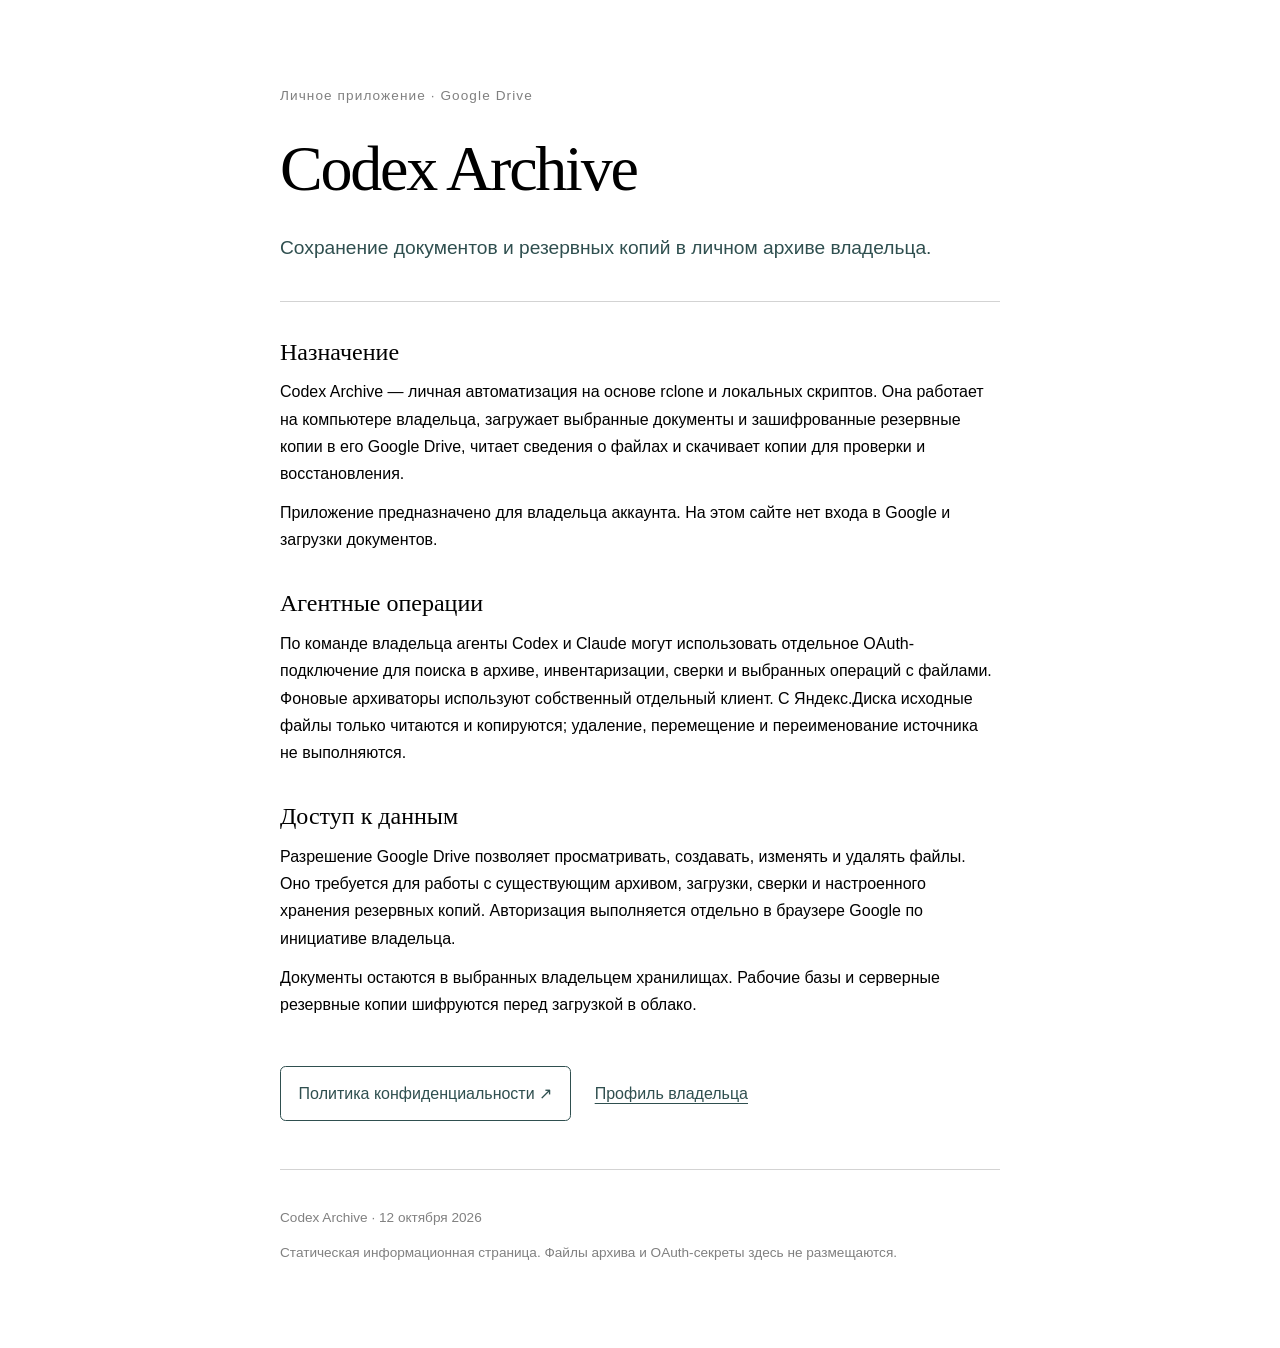
<file: index.html>
<!doctype html>
<html lang="ru">
<head><meta charset="utf-8"><meta name="viewport" content="width=device-width,initial-scale=1"><title>Codex Archive — личный архив</title><meta name="description" content="Личный архиватор Codex Archive: назначение приложения и обработка данных Google Drive."><link rel="stylesheet" href="style.css"></head>
<body><main><header><p class="eyebrow">Личное приложение · Google Drive</p><h1>Codex Archive</h1><p class="lead">Сохранение документов и резервных копий в личном архиве владельца.</p></header>
<section><h2>Назначение</h2><p>Codex Archive — личная автоматизация на основе rclone и локальных скриптов. Она работает на компьютере владельца, загружает выбранные документы и зашифрованные резервные копии в его Google Drive, читает сведения о файлах и скачивает копии для проверки и восстановления.</p><p>Приложение предназначено для владельца аккаунта. На этом сайте нет входа в Google и загрузки документов.</p></section>
<section><h2>Агентные операции</h2><p>По команде владельца агенты Codex и Claude могут использовать отдельное OAuth-подключение для поиска в архиве, инвентаризации, сверки и выбранных операций с файлами. Фоновые архиваторы используют собственный отдельный клиент. С Яндекс.Диска исходные файлы только читаются и копируются; удаление, перемещение и переименование источника не выполняются.</p></section>
<section><h2>Доступ к данным</h2><p>Разрешение Google Drive позволяет просматривать, создавать, изменять и удалять файлы. Оно требуется для работы с существующим архивом, загрузки, сверки и настроенного хранения резервных копий. Авторизация выполняется отдельно в браузере Google по инициативе владельца.</p><p>Документы остаются в выбранных владельцем хранилищах. Рабочие базы и серверные резервные копии шифруются перед загрузкой в облако.</p></section>
<nav aria-label="Информация о приложении"><a class="primary" href="privacy.html">Политика конфиденциальности <span aria-hidden="true">↗</span></a><a href="https://github.com/2797472-sudo">Профиль владельца</a></nav>
<footer><p>Codex Archive · 12 октября 2026</p><p>Статическая информационная страница. Файлы архива и OAuth-секреты здесь не размещаются.</p></footer></main></body></html>
</file>
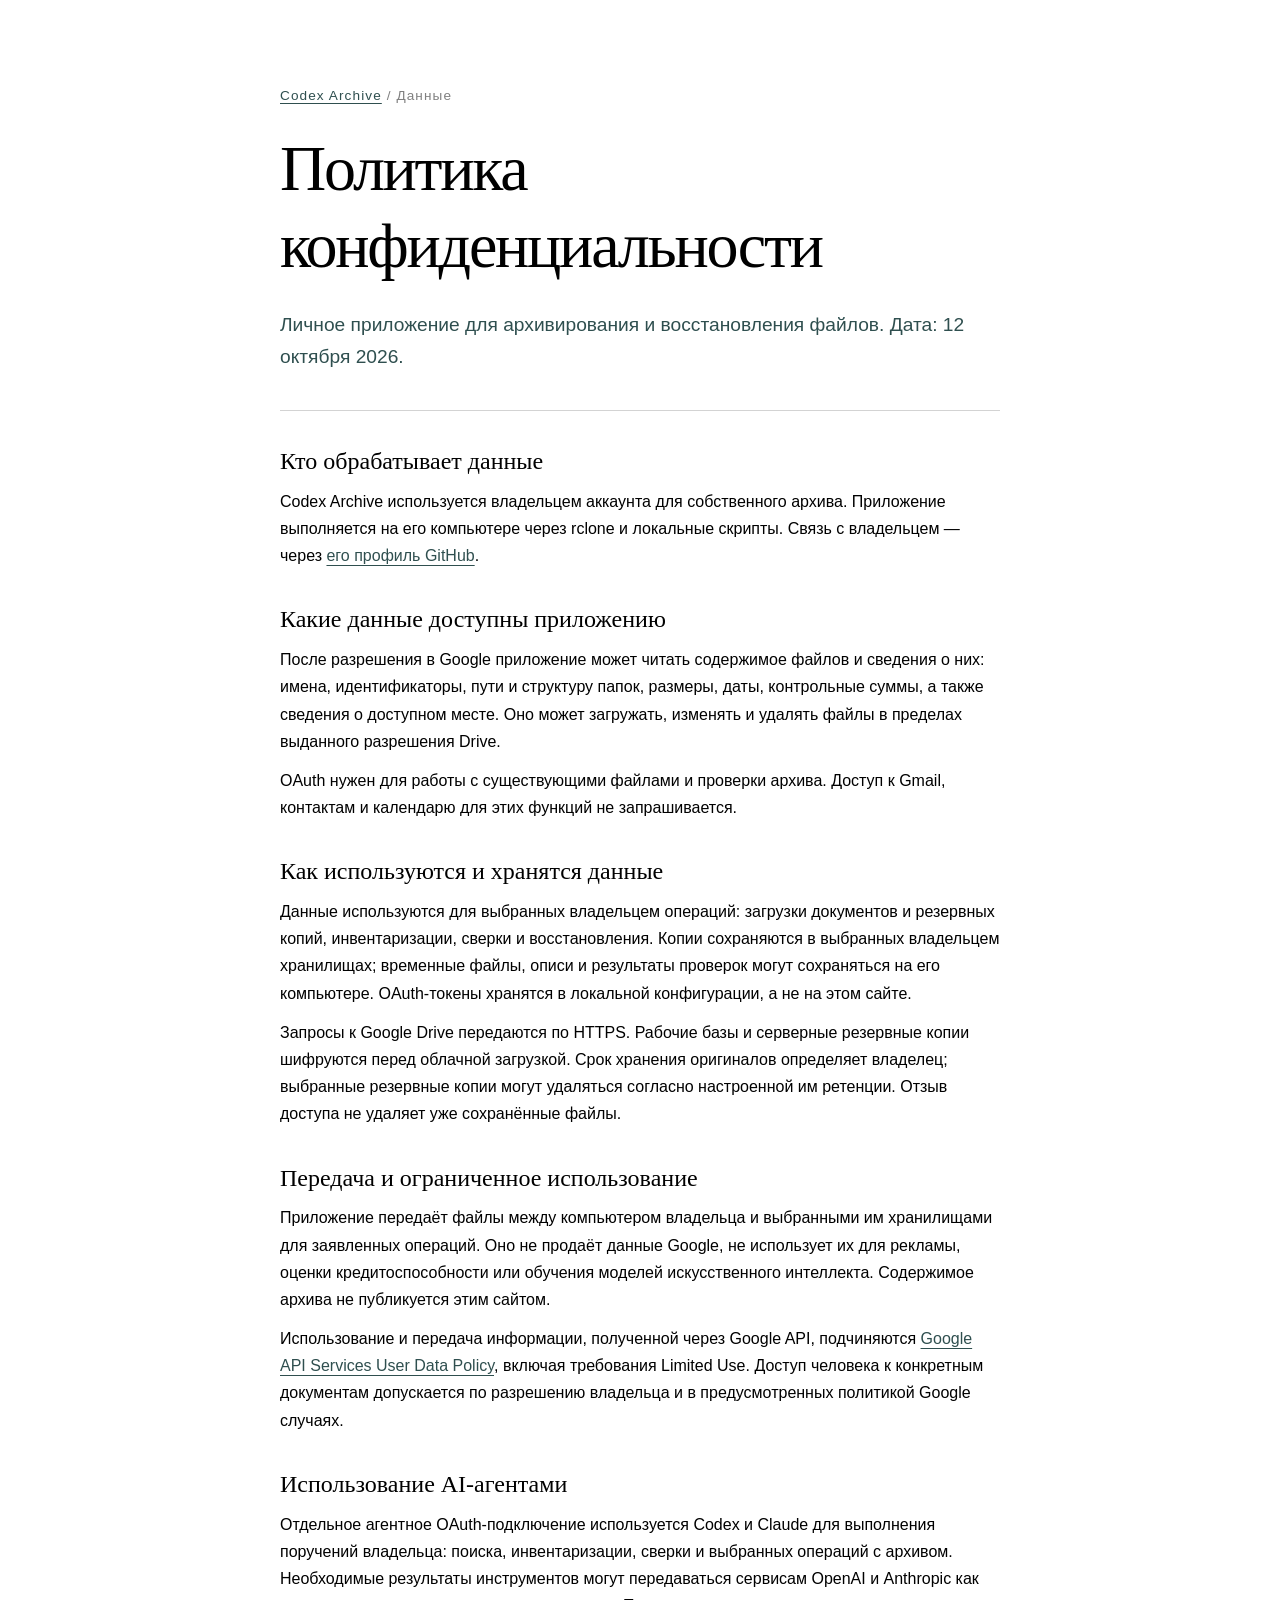
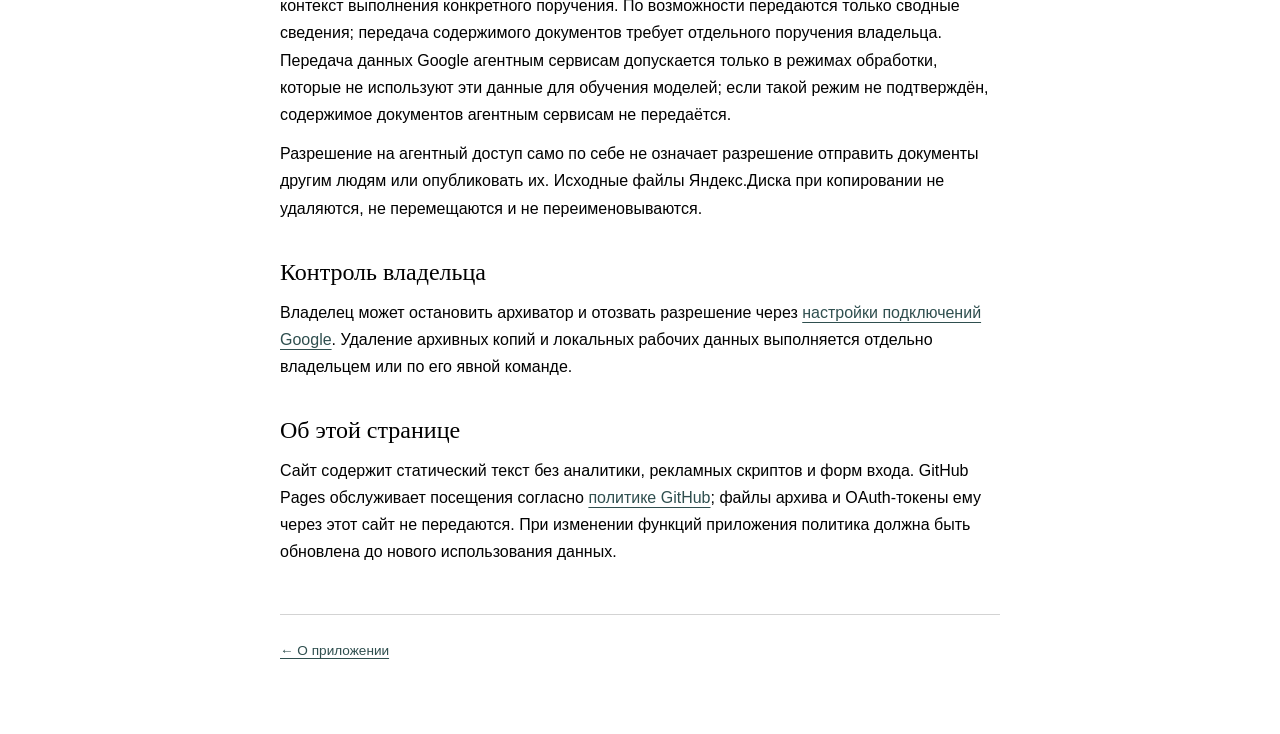
<file: privacy.html>
<!doctype html>
<html lang="ru">
<head><meta charset="utf-8"><meta name="viewport" content="width=device-width,initial-scale=1"><title>Политика конфиденциальности — Codex Archive</title><link rel="stylesheet" href="style.css"></head>
<body><main><header><p class="eyebrow"><a href="index.html">Codex Archive</a> / Данные</p><h1>Политика конфиденциальности</h1><p class="lead">Личное приложение для архивирования и восстановления файлов. Дата: 12 октября 2026.</p></header>
<section><h2>Кто обрабатывает данные</h2><p>Codex Archive используется владельцем аккаунта для собственного архива. Приложение выполняется на его компьютере через rclone и локальные скрипты. Связь с владельцем — через <a href="https://github.com/2797472-sudo">его профиль GitHub</a>.</p></section>
<section><h2>Какие данные доступны приложению</h2><p>После разрешения в Google приложение может читать содержимое файлов и сведения о них: имена, идентификаторы, пути и структуру папок, размеры, даты, контрольные суммы, а также сведения о доступном месте. Оно может загружать, изменять и удалять файлы в пределах выданного разрешения Drive.</p><p>OAuth нужен для работы с существующими файлами и проверки архива. Доступ к Gmail, контактам и календарю для этих функций не запрашивается.</p></section>
<section><h2>Как используются и хранятся данные</h2><p>Данные используются для выбранных владельцем операций: загрузки документов и резервных копий, инвентаризации, сверки и восстановления. Копии сохраняются в выбранных владельцем хранилищах; временные файлы, описи и результаты проверок могут сохраняться на его компьютере. OAuth-токены хранятся в локальной конфигурации, а не на этом сайте.</p><p>Запросы к Google Drive передаются по HTTPS. Рабочие базы и серверные резервные копии шифруются перед облачной загрузкой. Срок хранения оригиналов определяет владелец; выбранные резервные копии могут удаляться согласно настроенной им ретенции. Отзыв доступа не удаляет уже сохранённые файлы.</p></section>
<section><h2>Передача и ограниченное использование</h2><p>Приложение передаёт файлы между компьютером владельца и выбранными им хранилищами для заявленных операций. Оно не продаёт данные Google, не использует их для рекламы, оценки кредитоспособности или обучения моделей искусственного интеллекта. Содержимое архива не публикуется этим сайтом.</p><p>Использование и передача информации, полученной через Google API, подчиняются <a href="https://developers.google.com/terms/api-services-user-data-policy">Google API Services User Data Policy</a>, включая требования Limited Use. Доступ человека к конкретным документам допускается по разрешению владельца и в предусмотренных политикой Google случаях.</p></section>
<section><h2>Использование AI-агентами</h2><p>Отдельное агентное OAuth-подключение используется Codex и Claude для выполнения поручений владельца: поиска, инвентаризации, сверки и выбранных операций с архивом. Необходимые результаты инструментов могут передаваться сервисам OpenAI и Anthropic как контекст выполнения конкретного поручения. По возможности передаются только сводные сведения; передача содержимого документов требует отдельного поручения владельца. Передача данных Google агентным сервисам допускается только в режимах обработки, которые не используют эти данные для обучения моделей; если такой режим не подтверждён, содержимое документов агентным сервисам не передаётся.</p><p>Разрешение на агентный доступ само по себе не означает разрешение отправить документы другим людям или опубликовать их. Исходные файлы Яндекс.Диска при копировании не удаляются, не перемещаются и не переименовываются.</p></section>
<section><h2>Контроль владельца</h2><p>Владелец может остановить архиватор и отозвать разрешение через <a href="https://myaccount.google.com/connections">настройки подключений Google</a>. Удаление архивных копий и локальных рабочих данных выполняется отдельно владельцем или по его явной команде.</p></section>
<section><h2>Об этой странице</h2><p>Сайт содержит статический текст без аналитики, рекламных скриптов и форм входа. GitHub Pages обслуживает посещения согласно <a href="https://docs.github.com/en/site-policy/privacy-policies/github-general-privacy-statement">политике GitHub</a>; файлы архива и OAuth-токены ему через этот сайт не передаются. При изменении функций приложения политика должна быть обновлена до нового использования данных.</p></section>
<footer><a href="index.html">← О приложении</a></footer></main></body></html>
</file>
<file: style.css>
:root{color-scheme:light;--paper:Canvas;--ink:CanvasText;--muted:GrayText;--accent:darkslategray;--line:lightgray;--space:1.5rem;--measure:48rem;--radius:.35rem}*{box-sizing:border-box}body{margin:0;background:var(--paper);color:var(--ink);font:1rem/1.7 -apple-system,BlinkMacSystemFont,"Segoe UI",sans-serif}main{max-width:var(--measure);margin:auto;padding:calc(var(--space)*3) var(--space)}header{border-bottom:1px solid var(--line);padding-bottom:calc(var(--space)*1.5);margin-bottom:calc(var(--space)*1.5)}.eyebrow{color:var(--muted);font-size:.85rem;letter-spacing:.08em}h1,h2{font-family:Georgia,"Times New Roman",serif;line-height:1.2;font-weight:400}h1{font-size:clamp(2.4rem,6vw,4rem);letter-spacing:-.035em;margin:var(--space) 0;overflow-wrap:anywhere}h2{font-size:1.5rem;margin:0 0 .7rem}.lead{font-size:1.2rem;color:var(--accent);margin:0}section{margin:calc(var(--space)*1.5) 0}p{margin:.75rem 0}a{color:var(--accent);text-underline-offset:.25em}a:hover{color:var(--ink)}a:focus-visible{outline:2px solid var(--accent);outline-offset:5px;border-radius:var(--radius)}nav{display:flex;align-items:center;gap:var(--space);flex-wrap:wrap;margin:calc(var(--space)*2) 0}.primary{padding:.8rem 1.1rem;border:1px solid var(--accent);border-radius:var(--radius);text-decoration:none}.primary:hover{background:var(--accent);color:var(--paper)}footer{border-top:1px solid var(--line);padding-top:var(--space);margin-top:calc(var(--space)*2);font-size:.85rem;color:var(--muted)}@media(max-width:36rem){main{padding:calc(var(--space)*1.5) var(--space)}nav{align-items:flex-start;flex-direction:column}}
</file>
